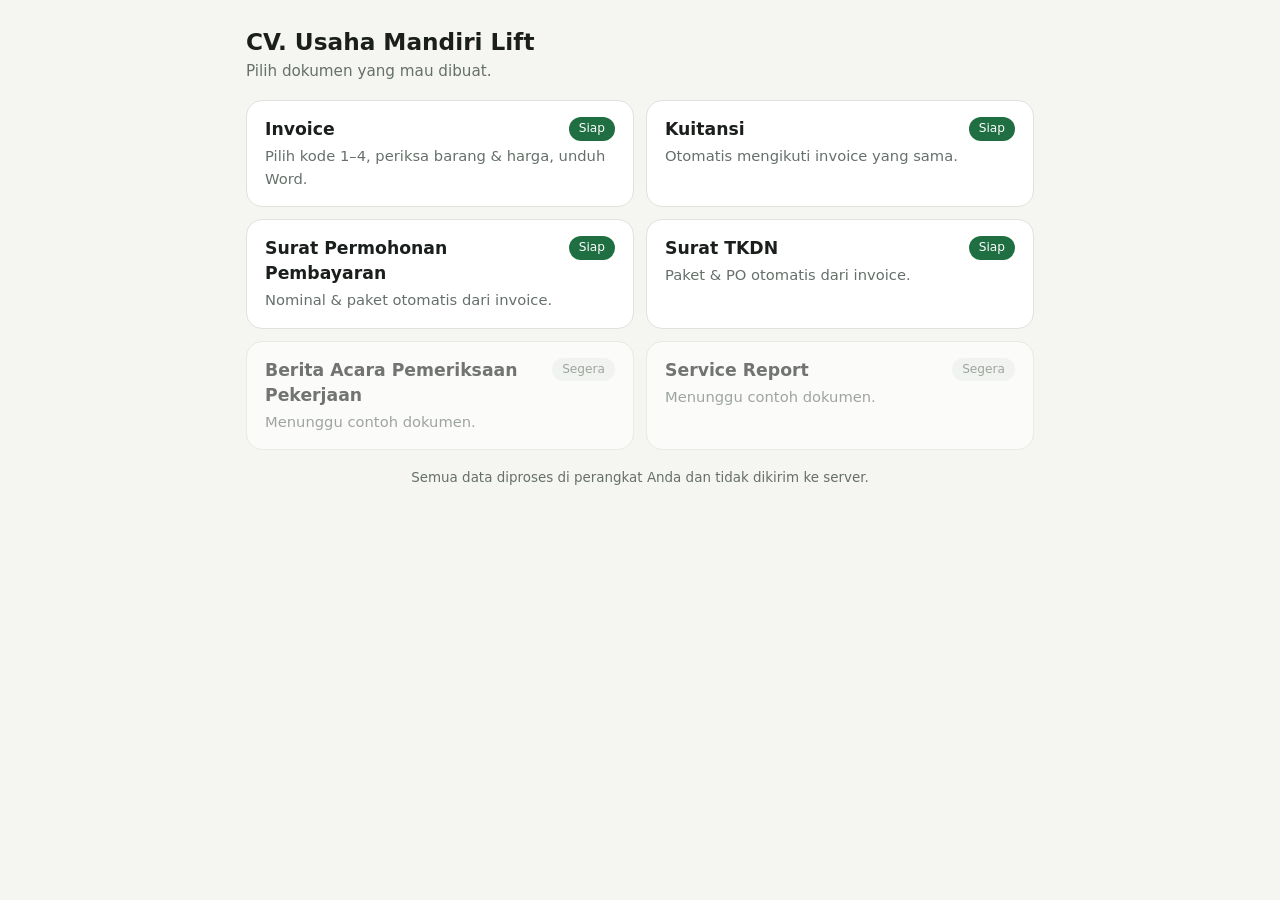
<file: index.html>
<!doctype html>
<html lang="id">
<head>
<meta charset="utf-8">
<meta name="viewport" content="width=device-width, initial-scale=1, viewport-fit=cover">
<meta name="theme-color" content="#1f6f43">
<title>Dokumen · Usaha Mandiri Lift</title>
<link rel="stylesheet" href="app.css">
</head>
<body class="nobar">
<header class="top">
  <h1 style="margin-top:14px">CV. Usaha Mandiri Lift</h1>
  <p>Pilih dokumen yang mau dibuat.</p>
</header>
<main class="wrap" style="padding-top:14px">
  <div class="menu">
    <a class="mi" href="invoice.html"><span class="tag">Siap</span><b>Invoice</b><span>Pilih kode 1–4, periksa barang &amp; harga, unduh Word.</span></a>
    <a class="mi" href="kuitansi.html"><span class="tag">Siap</span><b>Kuitansi</b><span>Otomatis mengikuti invoice yang sama.</span></a>
    <a class="mi" href="permohonan.html"><span class="tag">Siap</span><b>Surat Permohonan Pembayaran</b><span>Nominal &amp; paket otomatis dari invoice.</span></a>
    <a class="mi" href="tkdn.html"><span class="tag">Siap</span><b>Surat TKDN</b><span>Paket &amp; PO otomatis dari invoice.</span></a>
    <div class="mi off"><span class="tag">Segera</span><b>Berita Acara Pemeriksaan Pekerjaan</b><span>Menunggu contoh dokumen.</span></div>
    <div class="mi off"><span class="tag">Segera</span><b>Service Report</b><span>Menunggu contoh dokumen.</span></div>
  </div>
  <p class="foot">Semua data diproses di perangkat Anda dan tidak dikirim ke server.</p>
</main>
</body>
</html>
</file>
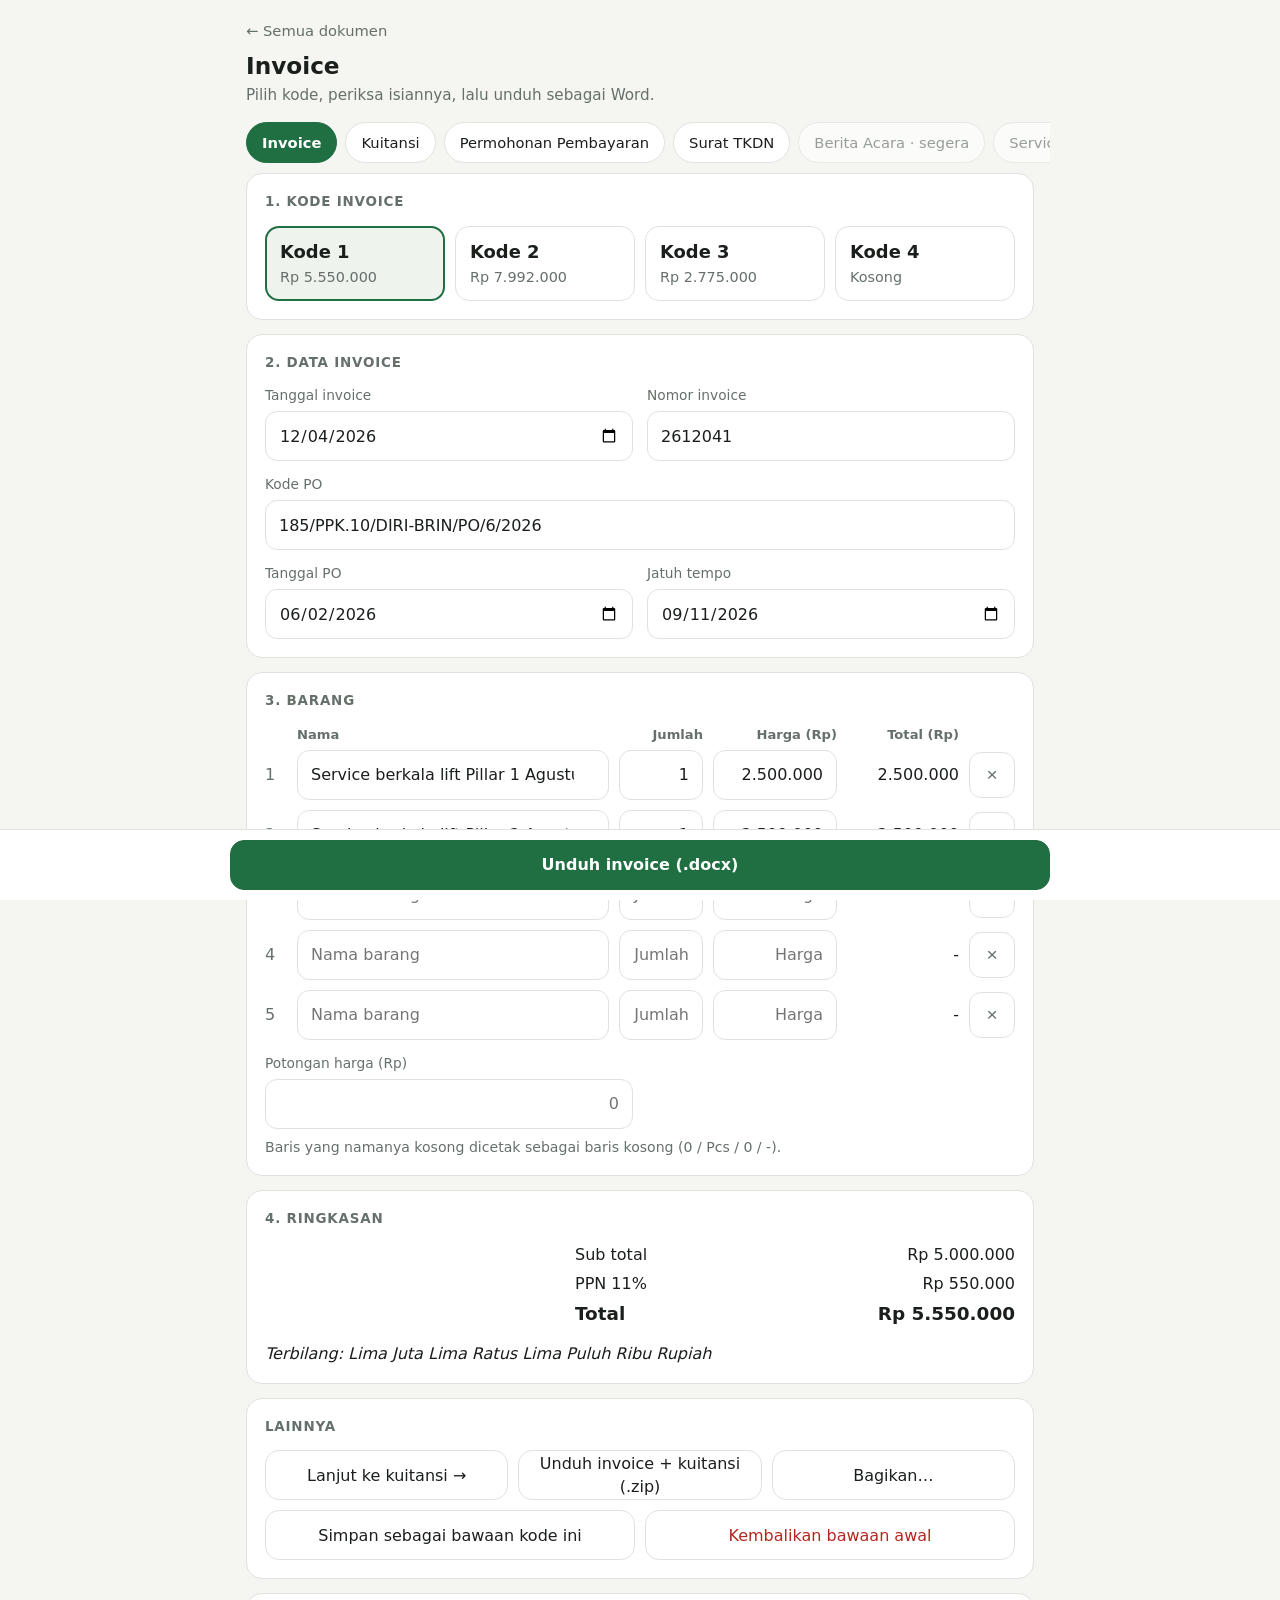
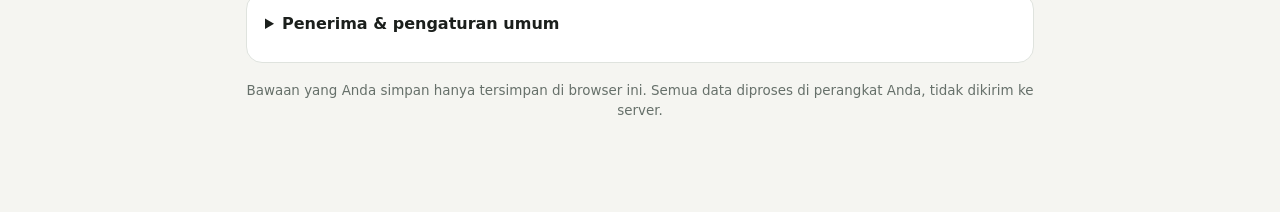
<file: invoice.html>
<!doctype html>
<html lang="id">
<head>
<meta charset="utf-8">
<meta name="viewport" content="width=device-width, initial-scale=1, viewport-fit=cover">
<meta name="theme-color" content="#1f6f43">
<title>Invoice · Usaha Mandiri Lift</title>
<link rel="stylesheet" href="app.css">
</head>
<body>
<header class="top">
  <a class="home" href="index.html">← Semua dokumen</a>
  <h1>Invoice</h1>
  <p>Pilih kode, periksa isiannya, lalu unduh sebagai Word.</p>
</header>
<nav class="tabs" id="nav" aria-label="Jenis dokumen"></nav>

<main class="wrap">
  <section class="card"><h2>1. Kode invoice</h2><div class="kode" id="kode"></div></section>

  <section class="card"><h2>2. Data invoice</h2><div id="data"></div></section>

  <section class="card"><h2>3. Barang</h2>
    <div class="hd"><span></span><span>Nama</span><span class="r">Jumlah</span><span class="r">Harga (Rp)</span><span class="r">Total (Rp)</span><span></span></div>
    <div id="items"></div>
    <div class="g2" style="margin-top:14px"><div><label for="pot">Potongan harga (Rp)</label><input id="pot" class="r" inputmode="numeric" placeholder="0"></div></div>
    <p class="note">Baris yang namanya kosong dicetak sebagai baris kosong (0 / Pcs / 0 / -).</p>
  </section>

  <section class="card"><h2>4. Ringkasan</h2>
    <div class="sum">
      <div>Sub total</div><div id="sSub"></div>
      <div id="sPpnL">PPN 11%</div><div id="sPpn"></div>
      <div class="big">Total</div><div class="big" id="sTot"></div>
    </div>
    <p class="tb" id="sTb"></p>
  </section>

  <section class="card"><h2>Lainnya</h2>
    <div class="row">
      <a class="btn" href="kuitansi.html">Lanjut ke kuitansi →</a>
      <button class="btn" id="bBoth" type="button">Unduh invoice + kuitansi (.zip)</button>
      <button class="btn" id="bShare" type="button" hidden>Bagikan…</button>
    </div>
    <div class="row" style="margin-top:10px">
      <button class="btn" id="bSave" type="button">Simpan sebagai bawaan kode ini</button>
      <button class="btn danger" id="bReset" type="button">Kembalikan bawaan awal</button>
    </div>
  </section>

  <details class="card"><summary>Penerima &amp; pengaturan umum</summary>
    <div class="g1">
      <div><label for="u_kepada">Kepada</label><input id="u_kepada"></div>
      <div><label for="u_alamat1">Alamat baris 1</label><input id="u_alamat1"></div>
      <div><label for="u_alamat2">Alamat baris 2</label><input id="u_alamat2"></div>
    </div>
    <div class="g2"><div><label for="u_keterangan">Keterangan</label><input id="u_keterangan"></div><div><label for="u_ppn">PPN (%)</label><input id="u_ppn" inputmode="decimal"></div></div>
    <p class="note">Berlaku juga untuk kuitansi.</p>
  </details>

  <p class="foot">Bawaan yang Anda simpan hanya tersimpan di browser ini. Semua data diproses di perangkat Anda, tidak dikirim ke server.</p>
</main>

<div class="bar"><div class="in">
  <button class="btn pri" id="bDl" type="button">Unduh invoice (.docx)</button>
</div></div>
<datalist id="dl"></datalist>

<script src="jszip.min.js"></script>
<script src="templates.js"></script>
<script src="docgen.js"></script>
<script src="common.js"></script>
<script>
(function(){
  'use strict';
  var A = App, G = A.G, S = A.S, $ = A.$, mk = A.mk, lab = A.lab, money = A.money;
  A.nav('invoice');
  function W(){ return S.work[S.kode]; }

  var tiles = A.kodeTiles($('kode'), drawAll);

  /* ---------- data invoice ---------- */
  var elNo;
  function drawData(){
    var w = W(), box = $('data'); box.innerHTML = '';
    var elTgl = mk('input', null, {type:'date'}); elTgl.value = S.tanggal;
    elNo = mk('input', null, {inputmode:'numeric'}); elNo.value = w.noManual || A.auto(S.kode);
    var elPO = mk('input', null, {placeholder:'cth. 467/PPK.10/DIRI-BRIN/PO/9/2026'}); elPO.value = w.noPO || '';
    var elTPO = mk('input', null, {type:'date'}); elTPO.value = w.tglPO || '';
    var elJT = mk('input', null, {type:'date'}); elJT.value = w.jatuhTempo || '';
    elTgl.addEventListener('input', function(){ S.tanggal = elTgl.value; if (!W().noManual) elNo.value = A.auto(S.kode); A.persist(); refresh(); });
    elNo.addEventListener('input', function(){ var v = elNo.value.replace(/\D/g,''); elNo.value = v; W().noManual = (v === A.auto(S.kode) ? '' : v); A.persist(); });
    elPO.addEventListener('input', function(){ W().noPO = elPO.value; A.persist(); });
    elTPO.addEventListener('input', function(){
      var x = W(); x.tglPO = elTPO.value;
      if (!x.jtManual) { x.jatuhTempo = G.addMonths(elTPO.value, 1); elJT.value = x.jatuhTempo; }
      A.persist();
    });
    elJT.addEventListener('input', function(){ var x = W(); x.jtManual = true; x.jatuhTempo = elJT.value; A.persist(); });
    var g1 = mk('div','g2'); g1.appendChild(lab('Tanggal invoice', elTgl)); g1.appendChild(lab('Nomor invoice', elNo));
    var g2 = mk('div','g1'); g2.appendChild(lab('Kode PO', elPO));
    var g3 = mk('div','g2'); g3.appendChild(lab('Tanggal PO', elTPO)); g3.appendChild(lab('Jatuh tempo', elJT));
    box.appendChild(g1); box.appendChild(g2); box.appendChild(g3);
  }

  /* ---------- barang ---------- */
  var totEls = [];
  function drawItems(){
    var w = W(), box = $('items'); box.innerHTML = ''; totEls = [];
    w.items.forEach(function(row, i){
      var r = mk('div','it'), n = mk('span','n'); n.textContent = i + 1;
      var nama = mk('input','nama',{placeholder:'Nama barang', list:'dl', autocomplete:'off', 'aria-label':'Nama barang '+(i+1)}); nama.value = row.nama;
      var qty = mk('input','qty r',{inputmode:'numeric', placeholder:'Jumlah', 'aria-label':'Jumlah '+(i+1)}); qty.value = row.qty ? G.rp(G.num(row.qty)) : '';
      var harga = mk('input','harga r',{inputmode:'numeric', placeholder:'Harga', 'aria-label':'Harga '+(i+1)}); harga.value = row.harga ? G.rp(G.num(row.harga)) : '';
      var tot = mk('span','tot'); totEls.push(tot);
      var x = mk('button','x',{type:'button','aria-label':'Kosongkan baris '+(i+1)}); x.textContent = '×';
      nama.addEventListener('input', function(){ row.nama = nama.value; if (row.nama && !row.qty) { row.qty = '1'; qty.value = '1'; } refresh(); });
      nama.addEventListener('change', function(){
        var p = A.histPrice(nama.value.trim());
        if (p && !G.num(row.harga)) { row.harga = String(p); harga.value = G.rp(p); refresh(); }
      });
      qty.addEventListener('input', function(){ row.qty = money(qty); refresh(); });
      harga.addEventListener('input', function(){ row.harga = money(harga); refresh(); });
      x.addEventListener('click', function(){ row.nama = ''; row.qty = ''; row.harga = ''; nama.value = ''; qty.value = ''; harga.value = ''; refresh(); });
      [n, nama, qty, harga, tot, x].forEach(function(e){ r.appendChild(e); });
      box.appendChild(r);
    });
    $('pot').value = w.potongan ? G.rp(G.num(w.potongan)) : '';
  }
  $('pot').addEventListener('input', function(){ W().potongan = money($('pot')); refresh(); });

  function refresh(){
    var d = A.dataFor(S.kode), c = G.hitung(d);
    W().items.forEach(function(row, i){ var t = G.num(row.qty) * G.num(row.harga); if (totEls[i]) totEls[i].textContent = t ? G.rp(t) : '-'; });
    $('sSub').textContent = 'Rp ' + G.rp(c.sub); $('sPpnL').textContent = 'PPN ' + String(c.pct).replace('.', ',') + '%';
    $('sPpn').textContent = 'Rp ' + G.rp(c.ppn); $('sTot').textContent = 'Rp ' + G.rp(c.total);
    $('sTb').textContent = c.rows.length ? 'Terbilang: ' + G.terbilang(c.total) : '';
    tiles.redraw(); A.persist();
  }
  function drawAll(){ drawData(); drawItems(); refresh(); }

  /* ---------- pengaturan umum ---------- */
  ['kepada','alamat1','alamat2','keterangan','ppn'].forEach(function(k){
    var el = $('u_' + k); el.value = A.umum[k];
    el.addEventListener('input', function(){ A.umum[k] = el.value; A.persistUmum(); refresh(); });
  });

  /* ---------- datalist ---------- */
  function datalist(){ var dl = $('dl'); dl.innerHTML = ''; A.names().forEach(function(n){ var o = mk('option'); o.value = n; dl.appendChild(o); }); }

  /* ---------- tombol ---------- */
  function fInv(){ return 'Invoice ' + A.dataFor(S.kode).noInvoice + '.docx'; }
  function fKw(){ return 'Kuitansi ' + A.dataFor(S.kode).noInvoice + '.docx'; }
  async function bikin(){ var b = await G.buildInvoice(A.cek(S.kode)); A.remember(S.kode); datalist(); return b; }
  async function bikinKw(){ var b = await G.buildKuitansi(A.cek(S.kode)); A.remember(S.kode); return b; }

  $('bDl').addEventListener('click', A.guard(async function(){ var b = await bikin(); A.saveBlob(b, fInv()); A.toast('Tersimpan: ' + fInv()); }));
  $('bBoth').addEventListener('click', A.guard(async function(){
    var zip = new JSZip(); zip.file(fInv(), await bikin()); zip.file(fKw(), await bikinKw());
    A.saveBlob(await zip.generateAsync({type:'blob'}), 'Invoice dan Kuitansi ' + A.dataFor(S.kode).noInvoice + '.zip'); A.toast('Invoice + kuitansi tersimpan (.zip)');
  }));
  if (A.canShare()) { $('bShare').hidden = false; $('bShare').addEventListener('click', A.guard(async function(){
    var fs = [new File([await bikin()], fInv(), {type:G.MIME})];
    if (navigator.canShare({files:fs})) await navigator.share({files:fs, title: fInv()}); else { A.saveBlob(fs[0], fs[0].name); }
  })); }
  $('bSave').addEventListener('click', function(){ A.saveBawaan(S.kode); datalist(); A.toast('Disimpan sebagai bawaan Kode ' + S.kode); });
  $('bReset').addEventListener('click', function(){
    if (!confirm('Kembalikan Kode ' + S.kode + ' ke bawaan awal (data dari template asli)? Bawaan yang pernah Anda simpan untuk kode ini ikut dihapus.')) return;
    A.resetKode(S.kode); drawAll(); A.toast('Kode ' + S.kode + ' dikembalikan ke bawaan awal');
  });

  datalist(); drawAll();
})();
</script>
</body>
</html>
</file>
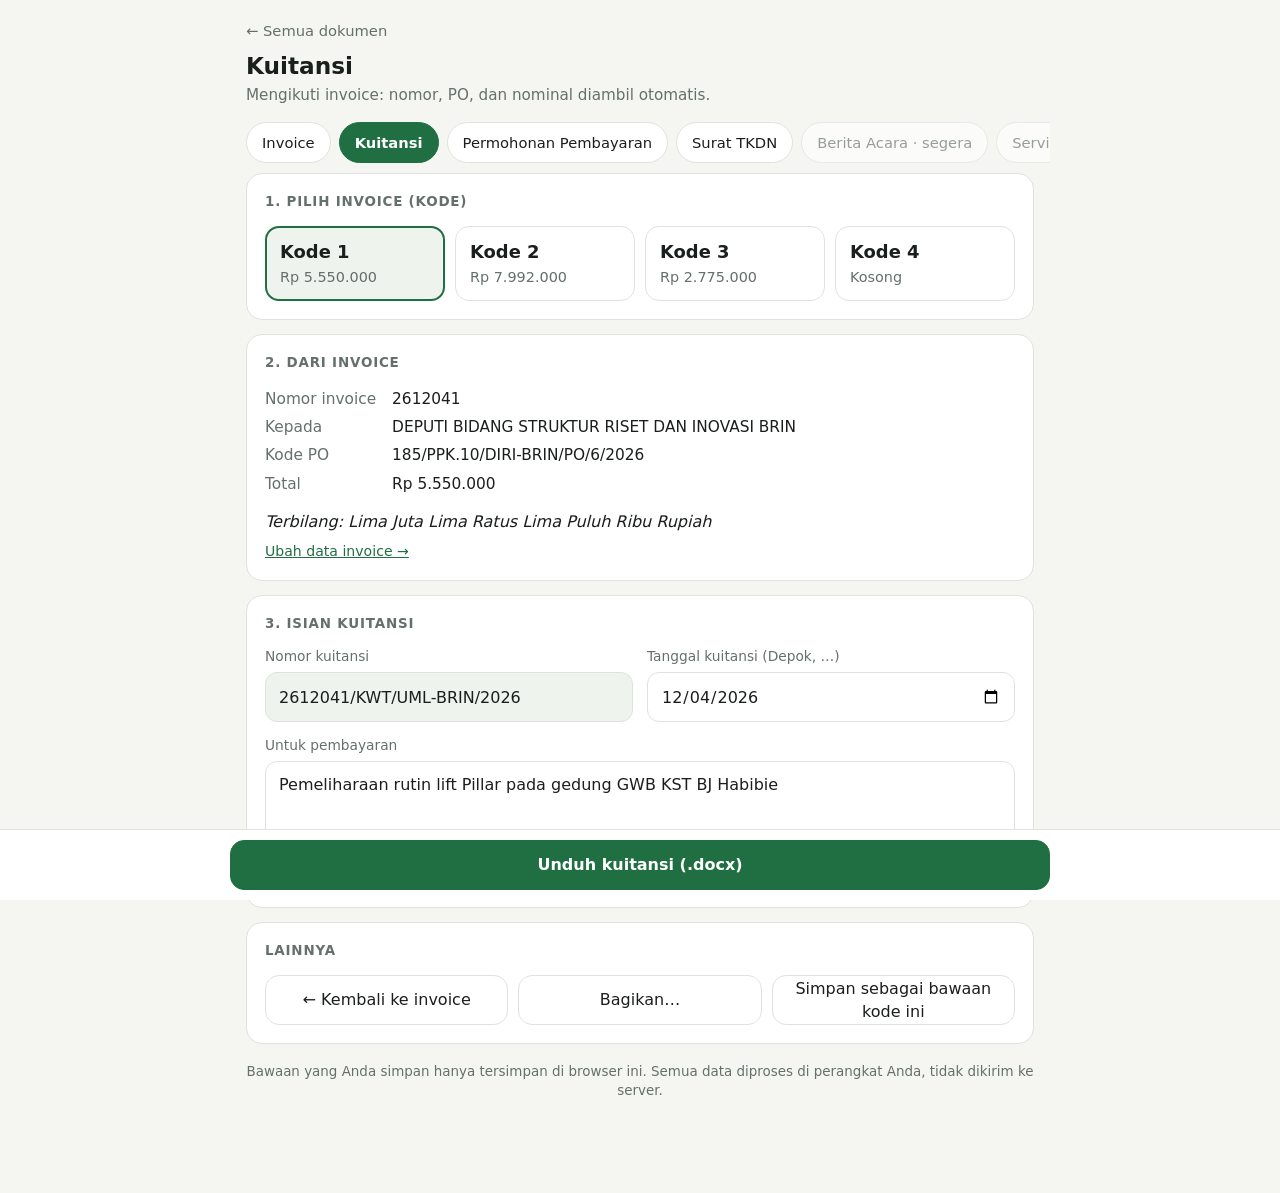
<file: kuitansi.html>
<!doctype html>
<html lang="id">
<head>
<meta charset="utf-8">
<meta name="viewport" content="width=device-width, initial-scale=1, viewport-fit=cover">
<meta name="theme-color" content="#1f6f43">
<title>Kuitansi · Usaha Mandiri Lift</title>
<link rel="stylesheet" href="app.css">
</head>
<body>
<header class="top">
  <a class="home" href="index.html">← Semua dokumen</a>
  <h1>Kuitansi</h1>
  <p>Mengikuti invoice: nomor, PO, dan nominal diambil otomatis.</p>
</header>
<nav class="tabs" id="nav" aria-label="Jenis dokumen"></nav>

<main class="wrap">
  <section class="card"><h2>1. Pilih invoice (kode)</h2><div class="kode" id="kode"></div></section>

  <section class="card"><h2>2. Dari invoice</h2>
    <dl class="kv" id="kv"></dl>
    <p class="tb" id="sTb"></p>
    <p class="note"><a href="invoice.html">Ubah data invoice →</a></p>
  </section>

  <section class="card"><h2>3. Isian kuitansi</h2>
    <div id="kw"></div>
  </section>

  <section class="card"><h2>Lainnya</h2>
    <div class="row">
      <a class="btn" href="invoice.html">← Kembali ke invoice</a>
      <button class="btn" id="bShare" type="button" hidden>Bagikan…</button>
      <button class="btn" id="bSave" type="button">Simpan sebagai bawaan kode ini</button>
    </div>
  </section>

  <p class="foot">Bawaan yang Anda simpan hanya tersimpan di browser ini. Semua data diproses di perangkat Anda, tidak dikirim ke server.</p>
</main>

<div class="bar"><div class="in">
  <button class="btn pri" id="bDl" type="button">Unduh kuitansi (.docx)</button>
</div></div>

<script src="jszip.min.js"></script>
<script src="templates.js"></script>
<script src="docgen.js"></script>
<script src="common.js"></script>
<script>
(function(){
  'use strict';
  var A = App, G = A.G, S = A.S, $ = A.$, mk = A.mk, lab = A.lab;
  A.nav('kuitansi');
  function W(){ return S.work[S.kode]; }
  var tiles = A.kodeTiles($('kode'), drawAll);

  var elNo, elTgl;
  function noKw(){ var d = A.dataFor(S.kode); return G.kuitansiNo(d.noInvoice, d.tanggal); }

  function drawSummary(){
    var d = A.dataFor(S.kode), c = G.hitung(d), kv = $('kv'); kv.innerHTML = '';
    [['Nomor invoice', d.noInvoice], ['Kepada', d.kepada], ['Kode PO', d.noPO || '-'],
     ['Total', c.rows.length ? 'Rp ' + G.rp(c.total) : '- (invoice kosong)']].forEach(function(p){
      var a = mk('dt'), b = mk('dd'); a.textContent = p[0]; b.textContent = p[1]; kv.appendChild(a); kv.appendChild(b);
    });
    $('sTb').textContent = c.rows.length ? 'Terbilang: ' + G.terbilang(c.total) : '';
  }

  function drawForm(){
    var w = W(), box = $('kw'); box.innerHTML = '';
    elNo = mk('input', null, {readonly:'readonly'}); elNo.value = noKw();
    elTgl = mk('input', null, {type:'date'}); elTgl.value = w.tglKw || S.tanggal;
    var ur = mk('textarea', null, {placeholder:'cth. Pemeliharaan rutin lift ... pada gedung ...', rows:'3'}); ur.value = w.uraian || '';
    elTgl.addEventListener('input', function(){ W().tglKw = elTgl.value; A.persist(); });
    ur.addEventListener('input', function(){ W().uraian = ur.value; A.persist(); });
    var g1 = mk('div','g2'); g1.appendChild(lab('Nomor kuitansi', elNo)); g1.appendChild(lab('Tanggal kuitansi (Depok, …)', elTgl));
    var g2 = mk('div','g1'); g2.appendChild(lab('Untuk pembayaran', ur));
    var hint = mk('p','note'); hint.textContent = 'Tercetak: “Untuk Pembayaran : [isian di atas] sesuai dengan Nomor PO - [Kode PO]”';
    box.appendChild(g1); box.appendChild(g2); box.appendChild(hint);
  }
  function drawAll(){ drawSummary(); drawForm(); A.persist(); }

  function fKw(){ return 'Kuitansi ' + A.dataFor(S.kode).noInvoice + '.docx'; }
  async function bikin(){ var b = await G.buildKuitansi(A.cek(S.kode)); A.remember(S.kode); return b; }
  $('bDl').addEventListener('click', A.guard(async function(){ var b = await bikin(); A.saveBlob(b, fKw()); A.toast('Tersimpan: ' + fKw()); }));
  if (A.canShare()) { $('bShare').hidden = false; $('bShare').addEventListener('click', A.guard(async function(){
    var fs = [new File([await bikin()], fKw(), {type:G.MIME})];
    if (navigator.canShare({files:fs})) await navigator.share({files:fs, title: fKw()}); else A.saveBlob(fs[0], fs[0].name);
  })); }
  $('bSave').addEventListener('click', function(){ A.saveBawaan(S.kode); A.toast('Disimpan sebagai bawaan Kode ' + S.kode); });

  drawAll();
})();
</script>
</body>
</html>
</file>
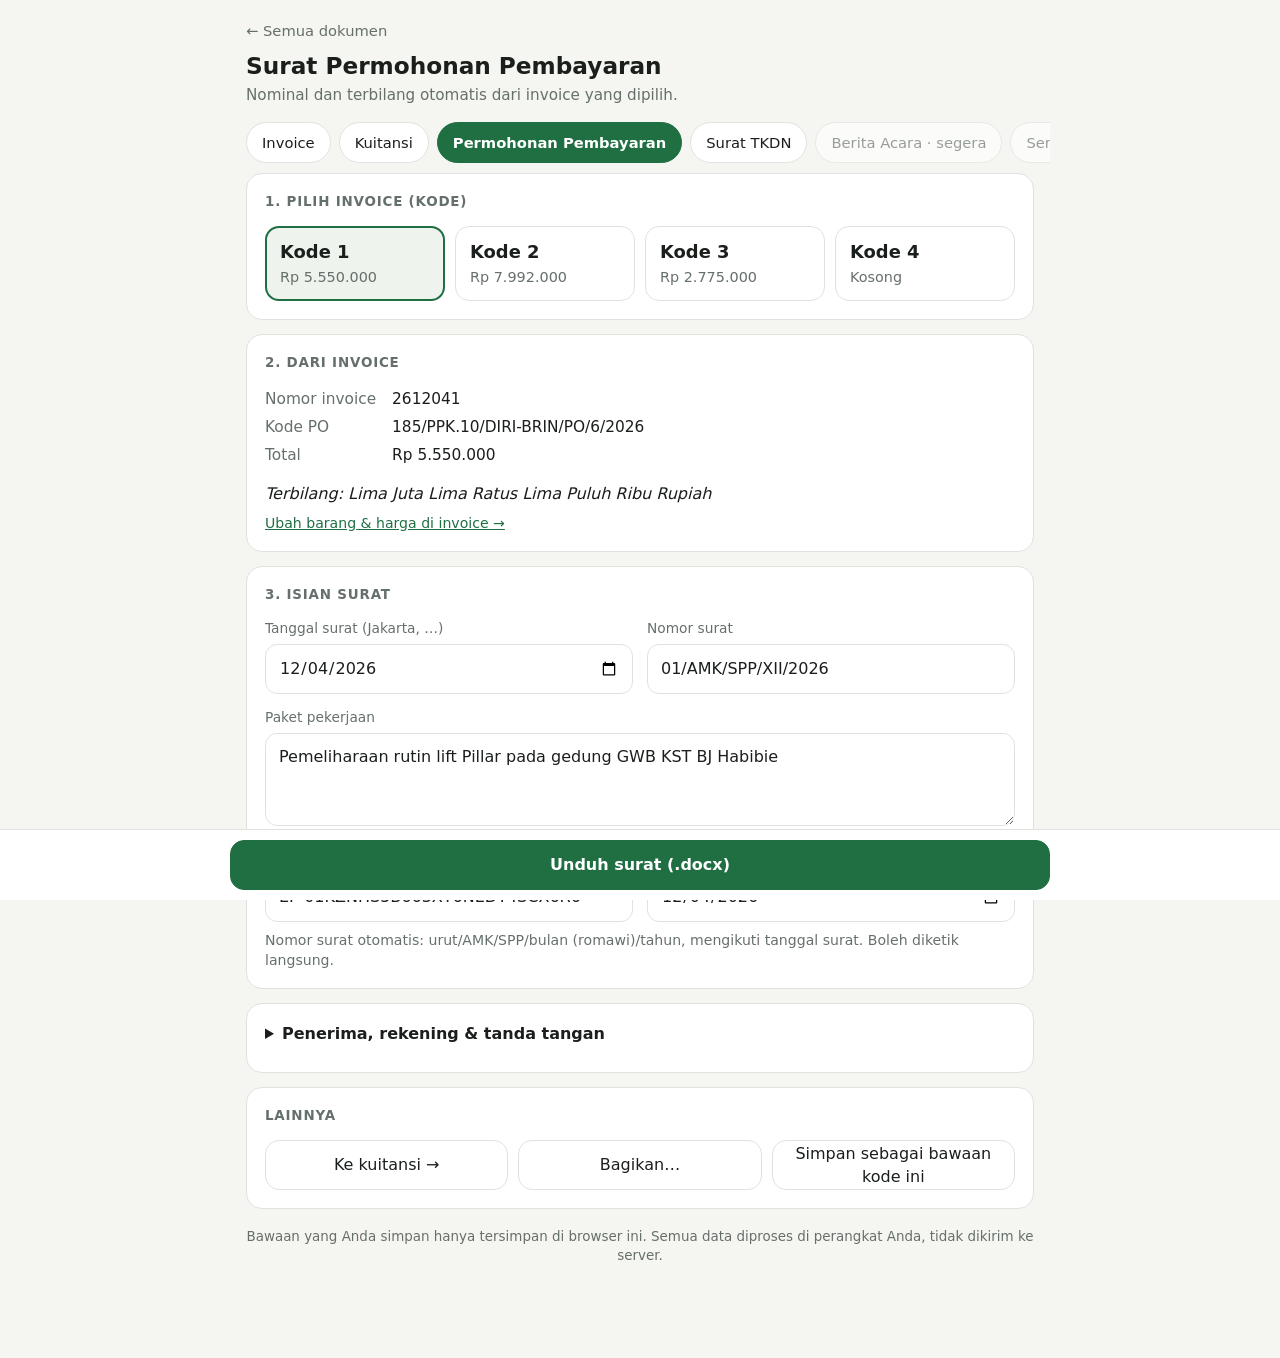
<file: permohonan.html>
<!doctype html>
<html lang="id">
<head>
<meta charset="utf-8">
<meta name="viewport" content="width=device-width, initial-scale=1, viewport-fit=cover">
<meta name="theme-color" content="#1f6f43">
<title>Surat Permohonan Pembayaran · Usaha Mandiri Lift</title>
<link rel="stylesheet" href="app.css">
</head>
<body>
<header class="top">
  <a class="home" href="index.html">← Semua dokumen</a>
  <h1>Surat Permohonan Pembayaran</h1>
  <p>Nominal dan terbilang otomatis dari invoice yang dipilih.</p>
</header>
<nav class="tabs" id="nav" aria-label="Jenis dokumen"></nav>

<main class="wrap">
  <section class="card"><h2>1. Pilih invoice (kode)</h2><div class="kode" id="kode"></div></section>

  <section class="card"><h2>2. Dari invoice</h2>
    <dl class="kv" id="kv"></dl>
    <p class="tb" id="sTb"></p>
    <p class="note"><a href="invoice.html">Ubah barang &amp; harga di invoice →</a></p>
  </section>

  <section class="card"><h2>3. Isian surat</h2><div id="f"></div></section>

  <details class="card"><summary>Penerima, rekening &amp; tanda tangan</summary>
    <div class="g1">
      <div><label for="s_tujuan">Kepada YTH</label><textarea id="s_tujuan" rows="2"></textarea></div>
      <div><label for="s_lampiran">Lampiran</label><input id="s_lampiran"></div>
    </div>
    <div class="g2">
      <div><label for="s_bank">Nama bank</label><input id="s_bank"></div>
      <div><label for="s_noRek">Nomor rekening</label><input id="s_noRek" inputmode="numeric"></div>
    </div>
    <div class="g1"><div><label for="s_atasNama">Atas nama</label><input id="s_atasNama"></div></div>
    <div class="g2">
      <div><label for="s_penandatangan">Penandatangan</label><input id="s_penandatangan"></div>
      <div><label for="s_jabatan">Jabatan</label><input id="s_jabatan"></div>
    </div>
    <div class="g2"><div><label for="s_urut">Nomor urut surat (awal nomor)</label><input id="s_urut" inputmode="numeric"></div></div>
    <p class="note">Bagian yang tidak diubah tetap persis seperti template asli.</p>
  </details>

  <section class="card"><h2>Lainnya</h2>
    <div class="row">
      <a class="btn" href="kuitansi.html">Ke kuitansi →</a>
      <button class="btn" id="bShare" type="button" hidden>Bagikan…</button>
      <button class="btn" id="bSave" type="button">Simpan sebagai bawaan kode ini</button>
    </div>
  </section>

  <p class="foot">Bawaan yang Anda simpan hanya tersimpan di browser ini. Semua data diproses di perangkat Anda, tidak dikirim ke server.</p>
</main>

<div class="bar"><div class="in">
  <button class="btn pri" id="bDl" type="button">Unduh surat (.docx)</button>
</div></div>

<script src="jszip.min.js"></script>
<script src="templates.js"></script>
<script src="docgen.js"></script>
<script src="common.js"></script>
<script>
(function(){
  'use strict';
  var A = App, G = A.G, S = A.S, $ = A.$, mk = A.mk, lab = A.lab;
  A.nav('permohonan');
  function W(){ return S.work[S.kode]; }
  var tiles = A.kodeTiles($('kode'), drawAll);
  var elNo, elTgl;

  function drawSummary(){
    var d = A.dataFor(S.kode), c = G.hitung(d), kv = $('kv'); kv.innerHTML = '';
    [['Nomor invoice', d.noInvoice], ['Kode PO', d.noPO || '-'], ['Total', c.rows.length ? 'Rp ' + G.rp(c.total) : '- (invoice kosong)']].forEach(function(p){
      var a = mk('dt'), b = mk('dd'); a.textContent = p[0]; b.textContent = p[1]; kv.appendChild(a); kv.appendChild(b);
    });
    $('sTb').textContent = c.rows.length ? 'Terbilang: ' + G.terbilang(c.total) : '';
  }

  function drawForm(){
    var w = W(), box = $('f'); box.innerHTML = '';
    elTgl = mk('input', null, {type:'date'}); elTgl.value = w.sppTgl || S.tanggal;
    elNo = mk('input'); elNo.value = A.dataFor(S.kode).noSurat;
    var paket = mk('textarea', null, {rows:'3', placeholder:'cth. Pemeliharaan rutin lift … pada gedung …'}); paket.value = w.paket || w.uraian || '';
    var ep = mk('input', null, {placeholder:'cth. EP-01KZNHS5B663XY6NEDT4SCX6R6', autocapitalize:'characters'}); ep.value = w.noEP || '';
    var tep = mk('input', null, {type:'date'}); tep.value = w.tglEP || w.sppTgl || S.tanggal;
    elTgl.addEventListener('input', function(){ W().sppTgl = elTgl.value; if (!W().sppNo) elNo.value = A.dataFor(S.kode).noSurat; if (!W().tglEP) tep.value = elTgl.value; A.persist(); });
    elNo.addEventListener('input', function(){ var v = elNo.value, auto = G.nomorSurat(A.spp.urut, W().sppTgl || S.tanggal); W().sppNo = (v === auto ? '' : v); A.persist(); });
    paket.addEventListener('input', function(){ W().paket = paket.value; A.persist(); });
    ep.addEventListener('input', function(){ W().noEP = ep.value.trim(); A.persist(); });
    tep.addEventListener('input', function(){ W().tglEP = tep.value; A.persist(); }); // dikosongkan = kembali mengikuti tanggal surat
    var g1 = mk('div','g2'); g1.appendChild(lab('Tanggal surat (Jakarta, …)', elTgl)); g1.appendChild(lab('Nomor surat', elNo));
    var g2 = mk('div','g1'); g2.appendChild(lab('Paket pekerjaan', paket));
    var g3 = mk('div','g2'); g3.appendChild(lab('Nomor paket (EP-…)', ep)); g3.appendChild(lab('Tanggal paket (ikut tanggal surat)', tep));
    var hint = mk('p','note'); hint.textContent = 'Nomor surat otomatis: urut/AMK/SPP/bulan (romawi)/tahun, mengikuti tanggal surat. Boleh diketik langsung.';
    [g1, g2, g3, hint].forEach(function(e){ box.appendChild(e); });
  }
  function drawAll(){ drawSummary(); drawForm(); A.persist(); }

  ['tujuan','lampiran','bank','noRek','atasNama','penandatangan','jabatan','urut'].forEach(function(k){
    var el = $('s_' + k); el.value = A.spp[k];
    el.addEventListener('input', function(){ A.spp[k] = el.value; A.persistSpp(); if (k === 'urut' && !W().sppNo) elNo.value = A.dataFor(S.kode).noSurat; });
  });

  function fName(){ return 'Surat Permohonan Pembayaran ' + A.dataFor(S.kode).noInvoice + '.docx'; }
  async function bikin(){ var b = await G.buildPermohonan(A.cek(S.kode)); A.remember(S.kode); return b; }
  $('bDl').addEventListener('click', A.guard(async function(){ var b = await bikin(); A.saveBlob(b, fName()); A.toast('Tersimpan: ' + fName()); }));
  if (A.canShare()) { $('bShare').hidden = false; $('bShare').addEventListener('click', A.guard(async function(){
    var fs = [new File([await bikin()], fName(), {type:G.MIME})];
    if (navigator.canShare({files:fs})) await navigator.share({files:fs, title: fName()}); else A.saveBlob(fs[0], fs[0].name);
  })); }
  $('bSave').addEventListener('click', function(){ A.saveBawaan(S.kode); A.toast('Disimpan sebagai bawaan Kode ' + S.kode); });

  drawAll();
})();
</script>
</body>
</html>
</file>
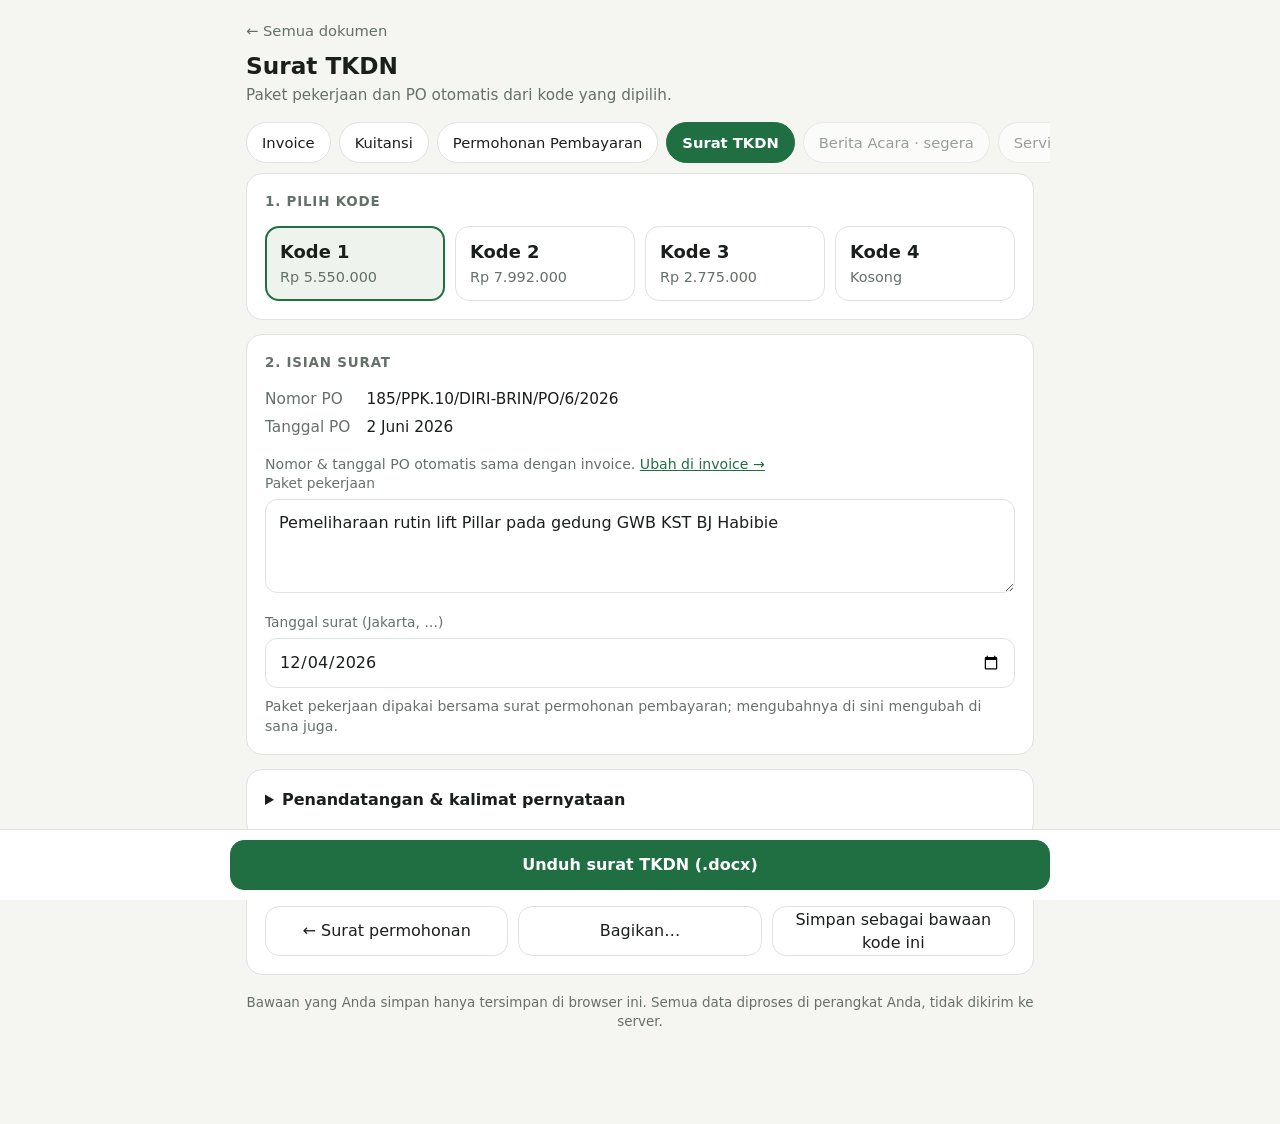
<file: tkdn.html>
<!doctype html>
<html lang="id">
<head>
<meta charset="utf-8">
<meta name="viewport" content="width=device-width, initial-scale=1, viewport-fit=cover">
<meta name="theme-color" content="#1f6f43">
<title>Surat TKDN · Usaha Mandiri Lift</title>
<link rel="stylesheet" href="app.css">
</head>
<body>
<header class="top">
  <a class="home" href="index.html">← Semua dokumen</a>
  <h1>Surat TKDN</h1>
  <p>Paket pekerjaan dan PO otomatis dari kode yang dipilih.</p>
</header>
<nav class="tabs" id="nav" aria-label="Jenis dokumen"></nav>

<main class="wrap">
  <section class="card"><h2>1. Pilih kode</h2><div class="kode" id="kode"></div></section>

  <section class="card"><h2>2. Isian surat</h2><div id="f"></div></section>

  <details class="card"><summary>Penandatangan &amp; kalimat pernyataan</summary>
    <div class="g2">
      <div><label for="s_nama">Nama</label><input id="s_nama"></div>
      <div><label for="s_jabatan">Jabatan</label><input id="s_jabatan"></div>
    </div>
    <div class="g1"><div><label for="s_alamat">Alamat</label><textarea id="s_alamat" rows="2"></textarea></div></div>
    <div class="g1"><div><label for="s_pekerjaan">Pekerjaan pada kalimat “Sehubungan dengan …” (kosong = ikut paket pekerjaan)</label><input id="s_pekerjaan"></div></div>
    <p class="note">Biarkan kosong: kalimat otomatis memakai paket pekerjaan. Nama penandatangan juga dipakai di surat permohonan pembayaran.</p>
  </details>

  <section class="card"><h2>Lainnya</h2>
    <div class="row">
      <a class="btn" href="permohonan.html">← Surat permohonan</a>
      <button class="btn" id="bShare" type="button" hidden>Bagikan…</button>
      <button class="btn" id="bSave" type="button">Simpan sebagai bawaan kode ini</button>
    </div>
  </section>

  <p class="foot">Bawaan yang Anda simpan hanya tersimpan di browser ini. Semua data diproses di perangkat Anda, tidak dikirim ke server.</p>
</main>

<div class="bar"><div class="in">
  <button class="btn pri" id="bDl" type="button">Unduh surat TKDN (.docx)</button>
</div></div>

<script src="jszip.min.js"></script>
<script src="templates.js"></script>
<script src="docgen.js"></script>
<script src="common.js"></script>
<script>
(function(){
  'use strict';
  var A = App, G = A.G, S = A.S, $ = A.$, mk = A.mk, lab = A.lab;
  A.nav('tkdn');
  function W(){ return S.work[S.kode]; }
  A.kodeTiles($('kode'), drawAll);

  function drawForm(){
    var w = W(), box = $('f'); box.innerHTML = '';
    var tgl = mk('input', null, {type:'date'}); tgl.value = w.tkdnTgl || S.tanggal;
    var paket = mk('textarea', null, {rows:'3', placeholder:'cth. Pemeliharaan rutin lift … pada gedung …'}); paket.value = w.paket || w.uraian || '';
    tgl.addEventListener('input', function(){ W().tkdnTgl = tgl.value; A.persist(); });
    paket.addEventListener('input', function(){ W().paket = paket.value; A.persist(); });
    var d = A.dataFor(S.kode), kv = mk('dl','kv');
    [['Nomor PO', d.noPO || '— belum diisi di invoice'], ['Tanggal PO', d.tglPO ? G.tglID(d.tglPO) : '-']].forEach(function(p){
      var a1 = mk('dt'), b1 = mk('dd'); a1.textContent = p[0]; b1.textContent = p[1]; kv.appendChild(a1); kv.appendChild(b1);
    });
    var lnk = mk('p','note'); lnk.innerHTML = 'Nomor & tanggal PO otomatis sama dengan invoice. <a href="invoice.html">Ubah di invoice →</a>';
    var g1 = mk('div','g1'); g1.appendChild(lab('Paket pekerjaan', paket));
    var g3 = mk('div','g1'); g3.appendChild(lab('Tanggal surat (Jakarta, …)', tgl));
    var hint = mk('p','note'); hint.textContent = 'Paket pekerjaan dipakai bersama surat permohonan pembayaran; mengubahnya di sini mengubah di sana juga.';
    [kv, lnk, g1, g3, hint].forEach(function(e){ box.appendChild(e); });
  }
  function drawAll(){ drawForm(); A.persist(); }

  var map = { nama: 'spp', jabatan: 'tkdn', alamat: 'tkdn', pekerjaan: 'tkdn' };
  Object.keys(map).forEach(function(k){
    var el = $('s_' + k), obj = map[k] === 'spp' ? A.spp : A.tkdnSet, key = k === 'nama' ? 'penandatangan' : k;
    el.value = obj[key];
    el.addEventListener('input', function(){ obj[key] = el.value; if (map[k] === 'spp') A.persistSpp(); else A.persistTkdn(); });
  });

  function fName(){ return 'Surat TKDN ' + A.dataFor(S.kode).noInvoice + '.docx'; }
  async function bikin(){ var d = A.dataTkdn(S.kode); if (!d.noPO) throw new Error('Isi Kode PO di halaman Invoice dulu.'); if (!String(d.paket || '').trim()) throw new Error('Isi paket pekerjaan dulu.'); var b = await G.buildTkdn(d); A.remember(S.kode); return b; }
  $('bDl').addEventListener('click', A.guard(async function(){ var b = await bikin(); A.saveBlob(b, fName()); A.toast('Tersimpan: ' + fName()); }));
  if (A.canShare()) { $('bShare').hidden = false; $('bShare').addEventListener('click', A.guard(async function(){
    var fs = [new File([await bikin()], fName(), {type:G.MIME})];
    if (navigator.canShare({files:fs})) await navigator.share({files:fs, title: fName()}); else A.saveBlob(fs[0], fs[0].name);
  })); }
  $('bSave').addEventListener('click', function(){ A.saveBawaan(S.kode); A.toast('Disimpan sebagai bawaan Kode ' + S.kode); });

  drawAll();
})();
</script>
</body>
</html>
</file>
<file: app.css>
/* app.css — gaya bersama semua halaman (dirancang untuk ponsel dulu) */
:root{
  --bg:#f5f5f1; --card:#fff; --ink:#1b1f1c; --muted:#66706a; --line:#dfe3de; --field:#fff;
  --brand:#1f6f43; --brand-ink:#fff; --sel:#1f6f43; --soft:#eef3ee; --danger:#b3261e; --radius:16px;
}
@media (prefers-color-scheme: dark){
  :root{ --bg:#101411; --card:#181e1a; --ink:#e8eee9; --muted:#9aa89f; --line:#2b362e; --field:#121713;
         --brand:#43b97a; --brand-ink:#08150d; --sel:#43b97a; --soft:#1e2a21; --danger:#f2b8b5; }
}
*{box-sizing:border-box}
html{-webkit-text-size-adjust:100%;scroll-behavior:smooth}
body{margin:0;background:var(--bg);color:var(--ink);font:16px/1.45 system-ui,-apple-system,"Segoe UI",Roboto,sans-serif;
     padding-bottom:calc(92px + env(safe-area-inset-bottom))}
body.nobar{padding-bottom:calc(24px + env(safe-area-inset-bottom))}
a{color:var(--brand)}
.wrap{max-width:820px;margin:0 auto;padding:0 16px}

/* header + navigasi dokumen */
.top{max-width:820px;margin:0 auto;padding:14px 16px 4px}
.top .home{display:inline-block;color:var(--muted);text-decoration:none;font-size:.92rem;padding:6px 0;min-height:36px}
.top h1{margin:2px 0 0;font-size:1.45rem;line-height:1.2}
.top p{margin:4px 0 0;color:var(--muted);font-size:.95rem}
.tabs{display:flex;gap:8px;overflow-x:auto;padding:12px 16px 10px;max-width:820px;margin:0 auto;scrollbar-width:none;-webkit-overflow-scrolling:touch}
.tabs::-webkit-scrollbar{display:none}
.chip{flex:none;padding:9px 15px;border-radius:999px;border:1px solid var(--line);background:var(--card);color:var(--ink);
      font-size:.92rem;text-decoration:none;white-space:nowrap;min-height:40px;display:inline-flex;align-items:center}
.chip.on{background:var(--brand);color:var(--brand-ink);border-color:var(--brand);font-weight:700}
.chip.off{color:var(--muted);opacity:.65}

/* kartu & form */
.card{background:var(--card);border:1px solid var(--line);border-radius:var(--radius);padding:18px;margin:0 0 14px}
.card h2{margin:0 0 14px;font-size:.84rem;letter-spacing:.8px;text-transform:uppercase;color:var(--muted)}
label{display:block;font-size:.86rem;color:var(--muted);margin:0 0 5px}
input,textarea{width:100%;font:inherit;color:inherit;background:var(--field);border:1px solid var(--line);border-radius:12px;padding:11px 13px;min-height:50px}
textarea{resize:vertical;min-height:84px}
input:focus,textarea:focus{outline:2px solid var(--sel);outline-offset:1px}
input[readonly]{background:var(--soft)}
input.r{text-align:right}
.g2{display:grid;grid-template-columns:1fr 1fr;gap:14px}
.g1{display:grid;grid-template-columns:1fr;gap:14px}
.g2+.g1,.g1+.g2,.g2+.g2,.g1+.g1{margin-top:14px}
@media(max-width:520px){ .g2{grid-template-columns:1fr} }
.note{color:var(--muted);font-size:.88rem;margin:8px 0 0}

/* pilihan kode */
.kode{display:grid;grid-template-columns:repeat(4,1fr);gap:10px}
@media(max-width:620px){ .kode{grid-template-columns:1fr 1fr} }
.kode button{text-align:left;background:var(--card);border:1px solid var(--line);border-radius:14px;padding:12px 14px;font:inherit;color:inherit;cursor:pointer;min-height:70px}
.kode button b{display:block;font-size:1.12rem}
.kode button span{color:var(--muted);font-size:.9rem}
.kode button.on{border:2px solid var(--sel);padding:11px 13px;background:var(--soft)}

/* baris barang */
.hd,.it{display:grid;grid-template-columns:22px minmax(0,1fr) 84px 124px 112px 46px;gap:10px;align-items:center}
.hd{font-size:.82rem;font-weight:600;color:var(--muted);margin-bottom:6px}
.hd .r,.tot{text-align:right}
.it{margin-bottom:10px}
.it .n{color:var(--muted)}
.it .tot{font-variant-numeric:tabular-nums}
.x{width:46px;min-width:46px;padding:0;border:1px solid var(--line);background:var(--card);border-radius:12px;height:46px;font-size:1.2rem;color:var(--muted);cursor:pointer}
@media(max-width:620px){
  .hd{display:none}
  .it{grid-template-columns:1fr 1fr 46px;grid-template-areas:"nama nama nama" "qty harga x" "n tot tot";
      border:1px solid var(--line);border-radius:14px;padding:12px;margin-bottom:12px;gap:10px;align-items:center}
  .it .n{grid-area:n;font-size:.86rem}.it .n::before{content:"Barang "}
  .it .nama{grid-area:nama;font-size:.95rem}.it .qty{grid-area:qty}.it .harga{grid-area:harga}.it .tot{grid-area:tot}.it .x{grid-area:x}
  .it .tot::before{content:"Total: ";color:var(--muted)}
  .card{padding:16px 14px}
}
.fl{display:none}
@media(max-width:620px){ .fl{display:block;font-size:.78rem;color:var(--muted);margin:0 0 3px} }

/* ringkasan */
.sum{display:grid;grid-template-columns:1fr auto;gap:6px 24px;max-width:440px;margin-left:auto}
.sum div:nth-child(even){text-align:right;font-variant-numeric:tabular-nums}
.sum .big{font-weight:800;font-size:1.15rem}
.tb{font-style:italic;margin:14px 0 0}
.kv{display:grid;grid-template-columns:auto 1fr;gap:6px 16px;font-size:.96rem}
.kv dt{color:var(--muted)} .kv dd{margin:0;word-break:break-word}

/* tombol */
.btn{font:inherit;border:1px solid var(--line);background:var(--card);color:var(--ink);border-radius:14px;padding:0 20px;min-height:50px;cursor:pointer;text-decoration:none;display:inline-flex;align-items:center;justify-content:center}
.btn.pri{background:var(--brand);border-color:var(--brand);color:var(--brand-ink);font-weight:700}
.btn.danger{color:var(--danger)}
.btn[disabled]{opacity:.6}
.row{display:flex;gap:10px;flex-wrap:wrap}
.row .btn{flex:1 1 220px}
@media(max-width:520px){ .row .btn{flex:1 1 100%} }
details.card summary{cursor:pointer;font-weight:600;min-height:32px}
details.card[open] summary{margin-bottom:14px}

/* bilah bawah (selalu terjangkau jempol) */
.bar{position:fixed;left:0;right:0;bottom:0;background:var(--card);border-top:1px solid var(--line);padding:10px 16px calc(10px + env(safe-area-inset-bottom));z-index:5}
.bar .in{max-width:820px;margin:0 auto;display:flex;gap:10px}
.bar .btn{flex:1}
.bar .btn.sec{flex:0 0 auto}

/* beranda */
.menu{display:grid;grid-template-columns:1fr 1fr;gap:12px}
@media(max-width:620px){ .menu{grid-template-columns:1fr} }
.mi{display:block;background:var(--card);border:1px solid var(--line);border-radius:var(--radius);padding:16px 18px;text-decoration:none;color:inherit;min-height:88px}
.mi b{display:block;font-size:1.08rem;margin-bottom:2px}
.mi span{color:var(--muted);font-size:.92rem}
.mi.off{opacity:.6}
.mi .tag{float:right;font-size:.76rem;background:var(--soft);color:var(--muted);padding:3px 10px;border-radius:999px}
.mi:not(.off) .tag{background:var(--brand);color:var(--brand-ink)}

.foot{color:var(--muted);font-size:.84rem;margin:18px 0 0;text-align:center}
#toast{position:fixed;left:50%;bottom:calc(88px + env(safe-area-inset-bottom));transform:translateX(-50%);background:#222;color:#fff;padding:11px 18px;border-radius:12px;
       font-size:.92rem;opacity:0;pointer-events:none;transition:opacity .2s;z-index:9;max-width:92vw;text-align:center}
#toast.on{opacity:1} #toast.err{background:var(--danger);color:#fff}
</file>
